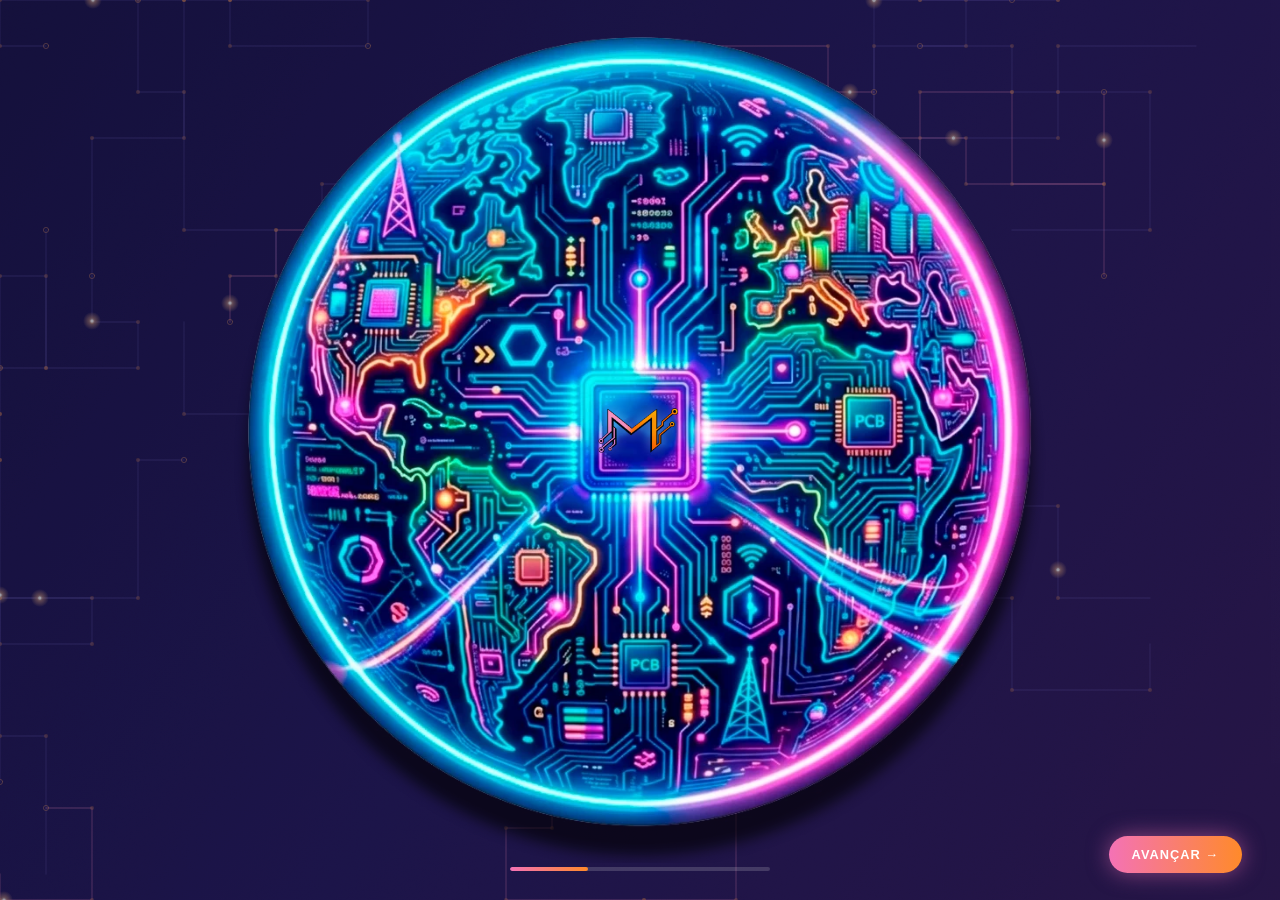
<file: index.html>
<!DOCTYPE html>
<html lang="pt-BR">
<head>
<meta charset="UTF-8" />
<meta name="viewport" content="width=device-width, initial-scale=1.0" />
<title>Magmax Systems — Estúdio de software</title>
<meta name="description" content="A Magmax Systems desenha, desenvolve e opera produtos digitais próprios. Conheça o Keyu e a Captacione." />
<meta name="theme-color" content="#1a1745" />
<meta http-equiv="Content-Security-Policy" content="default-src 'self'; script-src 'self'; style-src 'self' 'unsafe-inline' https://fonts.googleapis.com; font-src https://fonts.gstatic.com; img-src 'self' https://picsum.photos https://fastly.picsum.photos data:; connect-src 'self'; base-uri 'self'; object-src 'none'" />
<meta name="referrer" content="strict-origin-when-cross-origin" />
<link rel="canonical" href="https://magmaxsystems.com.br/" />

<meta property="og:type" content="website" />
<meta property="og:site_name" content="Magmax Systems" />
<meta property="og:locale" content="pt_BR" />
<meta property="og:url" content="https://magmaxsystems.com.br/" />
<meta property="og:title" content="Magmax Systems — Estúdio de software" />
<meta property="og:description" content="A Magmax Systems desenha, desenvolve e opera produtos digitais próprios. Conheça o Keyu e a Captacione." />
<meta property="og:image" content="https://magmaxsystems.com.br/assets/Logo/logo_completo.webp" />
<meta name="twitter:card" content="summary_large_image" />
<meta name="twitter:title" content="Magmax Systems — Estúdio de software" />
<meta name="twitter:description" content="A Magmax Systems desenha, desenvolve e opera produtos digitais próprios. Conheça o Keyu e a Captacione." />
<meta name="twitter:image" content="https://magmaxsystems.com.br/assets/Logo/logo_completo.webp" />

<link rel="icon" type="image/png" href="assets/Logo/icone.png" />

<script type="application/ld+json">
{
  "@context": "https://schema.org",
  "@type": "Organization",
  "name": "Magmax Systems",
  "alternateName": "Magmax",
  "url": "https://magmaxsystems.com.br/",
  "description": "A Magmax Systems desenha, desenvolve e opera produtos digitais próprios — incluindo o Keyu e a Captacione.",
  "logo": "https://magmaxsystems.com.br/assets/Logo/logo_completo.webp",
  "email": "atendimento@magmaxsystems.com.br"
}
</script>

<link rel="preconnect" href="https://fonts.googleapis.com" />
<link rel="preconnect" href="https://fonts.gstatic.com" crossorigin />
<link href="https://fonts.googleapis.com/css2?family=Inter:wght@300;400;500;600;700&family=Sora:wght@500;600;700;800;900&display=swap" rel="stylesheet" />

<link rel="stylesheet" href="css/style.css?v=4" />
</head>
<body>

<!-- fundo de circuito animado -->
<canvas id="circuitBg"></canvas>

<!-- grain overlay -->
<svg class="noise-defs" width="0" height="0">
  <filter id="grain"><feTurbulence type="fractalNoise" baseFrequency="0.85" numOctaves="2" stitchTiles="stitch"/></filter>
</svg>
<div class="grain" aria-hidden="true"></div>

<!-- preloader -->
<div class="preloader" id="preloader">
  <div class="preloader-planet">
    <img class="planet-img" src="assets/planeta.webp?v=2" alt="" width="927" height="943" />
    <img class="planet-logo" src="assets/Logo/icone.png" alt="Magmax Systems" width="256" height="256" />
  </div>
  <div class="preloader-bar"><span id="preloaderFill"></span></div>
  <button type="button" class="preloader-skip" id="preloaderSkip" data-cursor>Avançar &rarr;</button>
</div>

<!-- custom cursor -->
<div class="cursor-dot" id="cursorDot"></div>
<div class="cursor-ring" id="cursorRing"></div>

<main>

  <!-- ============ HERO — MURAL DISPERSO (página inteira) ============ -->
  <section class="scatter-hero" id="hero">

    <div class="scatter-field" id="scatterField">
      <a href="keyu.html" class="scatter-tile port real" data-cursor>
        <span class="tile-img"><img src="assets/keyu.webp" alt="Keyu" loading="lazy" /></span>
        <span class="tile-cap"><span class="tile-name">Keyu</span><span class="tile-desc">App gamificado</span></span>
      </a>
      <a class="scatter-tile land real soon">
        <span class="tile-img"><img src="assets/hero-bg.webp" alt="Captacione" loading="lazy" /><span class="card-wordmark">Captacione</span><span class="tile-soon">Em breve</span></span>
      </a>
      <a href="sobre.html" class="scatter-tile land" data-cursor>
        <span class="tile-img text-tile"><span class="tile-wordmark">Empresa</span></span>
        <span class="tile-cap"><span class="tile-name">Quem somos</span><span class="tile-desc">A empresa por trás</span></span>
      </a>
      <a href="contato.html" class="scatter-tile land" data-cursor>
        <span class="tile-img text-tile"><span class="tile-wordmark">Contato</span></span>
        <span class="tile-cap"><span class="tile-name">Contato</span><span class="tile-desc">Vamos conversar</span></span>
      </a>
      <a href="produtos.html" class="scatter-tile land" data-cursor>
        <span class="tile-img text-tile"><span class="tile-wordmark">Produtos</span></span>
        <span class="tile-cap"><span class="tile-name">Produtos</span><span class="tile-desc">Keyu &amp; Captacione</span></span>
      </a>
      <a href="servicos.html" class="scatter-tile land" data-cursor>
        <span class="tile-img text-tile"><span class="tile-wordmark">Serviços</span></span>
        <span class="tile-cap"><span class="tile-name">Serviços</span><span class="tile-desc">O que fazemos</span></span>
      </a>
    </div>

    <div class="scatter-center">
      <div class="scatter-title">
        <span class="st-main">MAGMAX <span class="st-sys">SYSTEMS</span></span>
        <span class="st-sub">ESTÚDIO DE SOFTWARE</span>
      </div>
    </div>

    <div class="scatter-corner">Magmax Systems&reg; — estúdio de software</div>
  </section>

</main>

<script src="js/circuit.js?v=4"></script>
<script src="js/main.js?v=4"></script>
</body>
</html>
</file>
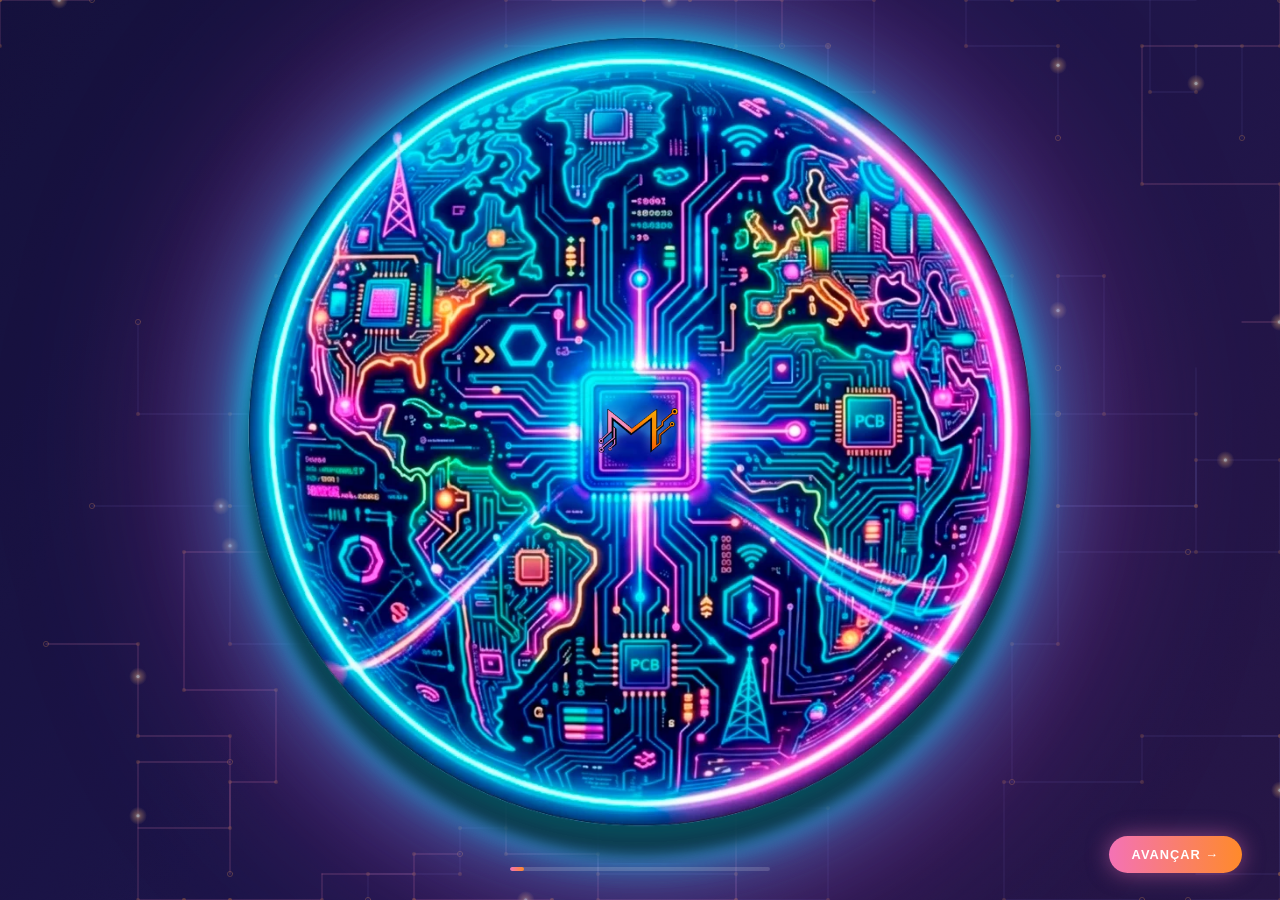
<file: captacione.html>
<!DOCTYPE html>
<html lang="pt-BR">
<head>
<meta charset="UTF-8" />
<meta name="viewport" content="width=device-width, initial-scale=1.0" />
<meta http-equiv="refresh" content="0; url=/" />
<meta name="robots" content="noindex, nofollow" />
<title>Captacione — Magmax Systems</title>
<meta name="description" content="Captacione: descubra quanto dinheiro público sua empresa pode acessar a partir do CNPJ. Criada e operada pela Magmax Systems." />
<meta name="theme-color" content="#1a1745" />
<meta http-equiv="Content-Security-Policy" content="default-src 'self'; script-src 'self'; style-src 'self' 'unsafe-inline' https://fonts.googleapis.com; font-src https://fonts.gstatic.com; img-src 'self' https://picsum.photos https://fastly.picsum.photos data:; connect-src 'self'; base-uri 'self'; object-src 'none'" />
<meta name="referrer" content="strict-origin-when-cross-origin" />
<link rel="canonical" href="https://magmaxsystems.com.br/captacione.html" />

<meta property="og:type" content="website" />
<meta property="og:site_name" content="Magmax Systems" />
<meta property="og:locale" content="pt_BR" />
<meta property="og:url" content="https://magmaxsystems.com.br/captacione.html" />
<meta property="og:title" content="Captacione — Magmax Systems" />
<meta property="og:description" content="Captacione: descubra quanto dinheiro público sua empresa pode acessar a partir do CNPJ. Criada e operada pela Magmax Systems." />
<meta property="og:image" content="https://magmaxsystems.com.br/assets/hero-bg.webp" />
<meta name="twitter:card" content="summary_large_image" />

<link rel="icon" type="image/png" href="assets/Logo/icone.png" />

<link rel="preconnect" href="https://fonts.googleapis.com" />
<link rel="preconnect" href="https://fonts.gstatic.com" crossorigin />
<link href="https://fonts.googleapis.com/css2?family=Inter:wght@300;400;500;600;700&family=Sora:wght@500;600;700;800;900&display=swap" rel="stylesheet" />

<link rel="stylesheet" href="css/style.css" />
</head>
<body>

<canvas id="circuitBg"></canvas>

<svg class="noise-defs" width="0" height="0">
  <filter id="grain"><feTurbulence type="fractalNoise" baseFrequency="0.85" numOctaves="2" stitchTiles="stitch"/></filter>
</svg>
<div class="grain" aria-hidden="true"></div>

<div class="cursor-dot" id="cursorDot"></div>
<div class="cursor-ring" id="cursorRing"></div>

<nav id="nav" class="nav-solid">
  <a href="/" class="nav-logo" data-cursor>
    <img src="assets/Logo/icone.png" alt="Magmax Systems" width="26" height="26" />
    <span>MAGMAX<em>SYSTEMS</em></span>
  </a>
  <div class="nav-links">
    <a href="sobre.html" data-cursor>Sobre</a>
    <a href="produtos.html" data-cursor>Produtos</a>
    <a href="servicos.html" data-cursor>Serviços</a>
    <a href="contato.html" data-cursor>Contato</a>
  </div>
  <a href="contato.html" class="nav-cta" data-cursor>Fale com a gente</a>
  <button class="nav-burger" id="navBurger" aria-label="Abrir menu">
    <span></span><span></span>
  </button>
</nav>

<div class="mobile-menu" id="mobileMenu">
  <a href="sobre.html" data-cursor>Sobre</a>
  <a href="produtos.html" data-cursor>Produtos</a>
  <a href="servicos.html" data-cursor>Serviços</a>
  <a href="contato.html" data-cursor>Contato</a>
</div>

<main>
  <section class="section products" style="padding-top:clamp(7rem,13vw,10rem)">
    <div class="section-inner" style="margin-bottom:1rem">
      <div class="sec-tag reveal"><a href="produtos.html" style="color:inherit" data-cursor>Produtos</a></div>
    </div>

    <article class="product-block alt" style="border-top:none;padding-top:0" id="captacione">
      <div class="section-inner product-grid">
        <div class="product-visual reveal">
          <div class="pv-glow capt-glow"></div>
          <div class="pv-card capt-card">
            <img src="assets/hero-bg.webp" alt="Captacione" />
            <div class="pv-overlay capt-overlay"></div>
            <span class="card-wordmark">Captacione</span>
            <div class="pv-ui capt-ui">
              <div class="pv-ui-top"><span>CNPJ · 00.000.000/0001-91</span></div>
              <div class="capt-result"><strong>4</strong> de 8 programas elegíveis<i></i></div>
              <div class="capt-bars"><b style="height:40%"></b><b style="height:70%"></b><b style="height:55%"></b><b style="height:90%"></b><b style="height:35%"></b></div>
            </div>
          </div>
        </div>
        <div class="product-copy reveal" style="transition-delay:.1s">
          <div class="product-tag capt-tag">Fintech · GovTech</div>
          <h3 class="product-title">Captacione</h3>
          <p class="product-desc">
            Você digita o CNPJ, a Captacione cruza o perfil da sua empresa com programas reais de crédito,
            subvenção e incentivo fiscal — BNDES, Finep, FAPESP, Sebrae e outros — e mostra exatamente por que
            sua empresa se qualifica (ou não) para cada um.
          </p>
          <ul class="product-features">
            <li><svg viewBox="0 0 24 24"><polyline points="20 6 9 17 4 12"/></svg>Diagnóstico gratuito a partir do CNPJ</li>
            <li><svg viewBox="0 0 24 24"><polyline points="20 6 9 17 4 12"/></svg>Motor de elegibilidade com critérios reais</li>
            <li><svg viewBox="0 0 24 24"><polyline points="20 6 9 17 4 12"/></svg>Alertas por e-mail quando um programa muda</li>
            <li><svg viewBox="0 0 24 24"><polyline points="20 6 9 17 4 12"/></svg>Plataforma independente, sem comissão de êxito</li>
          </ul>
          <div class="product-meta">
            <span>Diagnóstico em &lt; 1 min</span><i></i><span>Sem comissão de êxito</span><i></i><span>Crédito · Subvenção · Incentivo</span>
          </div>
          <a href="https://captacao-hazel.vercel.app" target="_blank" rel="noopener" class="btn btn-primary capt-btn" data-cursor>
            Visitar Captacione<svg viewBox="0 0 24 24"><path d="M5 12h14M13 6l6 6-6 6"/></svg>
          </a>
          <p style="font-size:.75rem;color:var(--ink-faint);margin-top:.8rem">Link temporário de desenvolvimento — endereço final em breve.</p>
        </div>
      </div>
    </article>
  </section>
</main>

<footer>
  <div class="footer-inner">
    <div class="footer-top">
      <a href="/" class="footer-logo" data-cursor>
        <img src="assets/Logo/icone.png" alt="Magmax Systems" width="30" height="30" />
        <span>MAGMAX<em>SYSTEMS</em></span>
      </a>
      <div class="footer-cols">
        <div class="footer-col">
          <h4>Empresa</h4>
          <a href="sobre.html" data-cursor>Sobre</a>
          <a href="servicos.html" data-cursor>Serviços</a>
          <a href="contato.html" data-cursor>Contato</a>
        </div>
        <div class="footer-col">
          <h4>Produtos</h4>
          <a href="keyu.html" data-cursor>Keyu</a>
          <a href="captacione.html" data-cursor>Captacione</a>
        </div>
      </div>
    </div>
    <div class="footer-bottom">
      <span>© 2026 Magmax Systems. Todos os direitos reservados.</span>
      <span>Feito com engenharia própria — como tudo aqui.</span>
    </div>
  </div>
</footer>

<script src="js/circuit.js"></script>
<script src="js/main.js"></script>
</body>
</html>
</file>
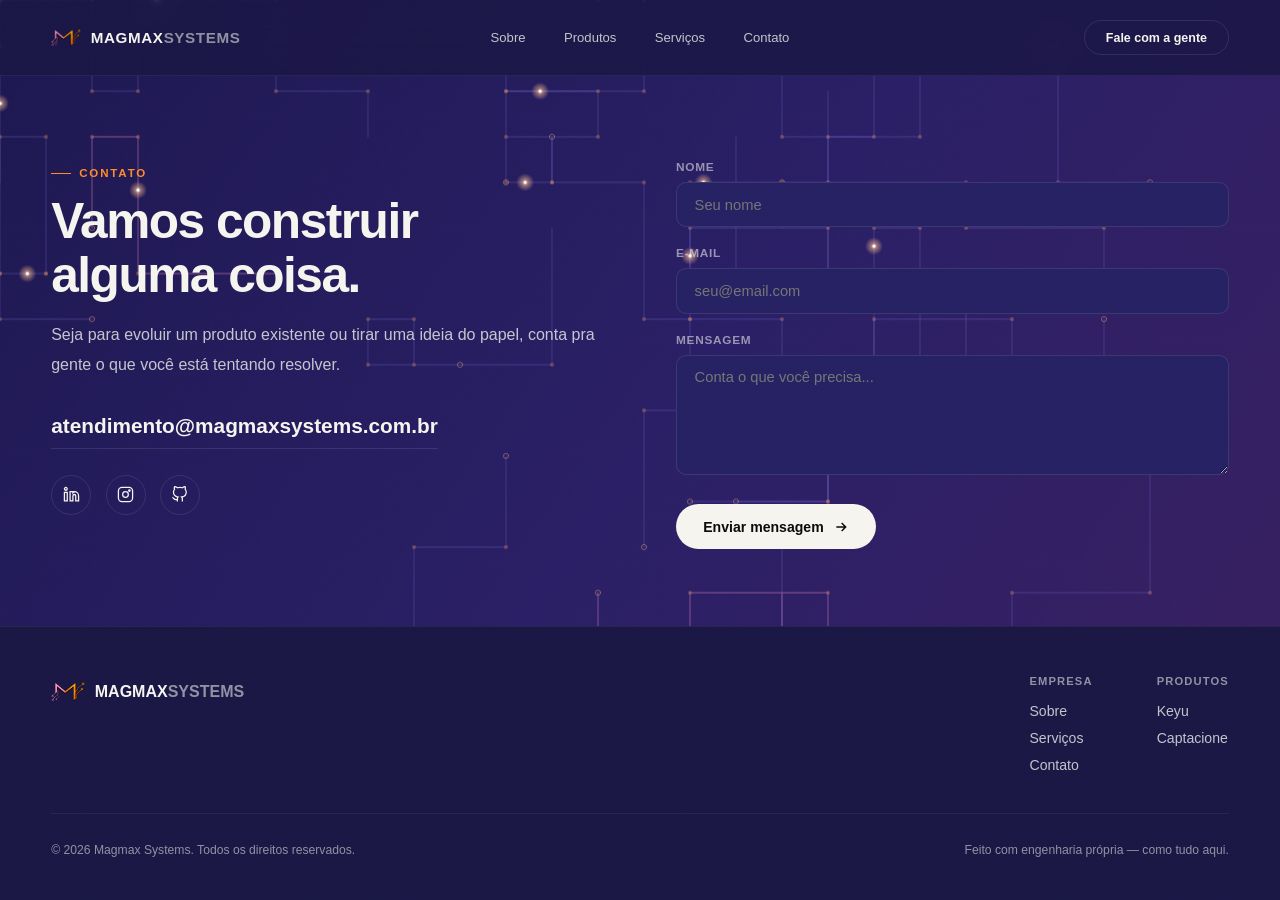
<file: contato.html>
<!DOCTYPE html>
<html lang="pt-BR">
<head>
<meta charset="UTF-8" />
<meta name="viewport" content="width=device-width, initial-scale=1.0" />
<title>Contato — Magmax Systems</title>
<meta name="description" content="Fale com a Magmax Systems para evoluir um produto existente ou tirar uma ideia do papel." />
<meta name="theme-color" content="#1a1745" />
<meta http-equiv="Content-Security-Policy" content="default-src 'self'; script-src 'self'; style-src 'self' 'unsafe-inline' https://fonts.googleapis.com; font-src https://fonts.gstatic.com; img-src 'self' https://picsum.photos https://fastly.picsum.photos data:; connect-src 'self'; base-uri 'self'; object-src 'none'" />
<meta name="referrer" content="strict-origin-when-cross-origin" />
<link rel="canonical" href="https://magmaxsystems.com.br/contato.html" />

<meta property="og:type" content="website" />
<meta property="og:site_name" content="Magmax Systems" />
<meta property="og:locale" content="pt_BR" />
<meta property="og:url" content="https://magmaxsystems.com.br/contato.html" />
<meta property="og:title" content="Contato — Magmax Systems" />
<meta property="og:description" content="Fale com a Magmax Systems para evoluir um produto existente ou tirar uma ideia do papel." />
<meta property="og:image" content="https://magmaxsystems.com.br/assets/Logo/logo_completo.webp" />
<meta name="twitter:card" content="summary_large_image" />

<link rel="icon" type="image/png" href="assets/Logo/icone.png" />

<link rel="preconnect" href="https://fonts.googleapis.com" />
<link rel="preconnect" href="https://fonts.gstatic.com" crossorigin />
<link href="https://fonts.googleapis.com/css2?family=Inter:wght@300;400;500;600;700&family=Sora:wght@500;600;700;800;900&display=swap" rel="stylesheet" />

<link rel="stylesheet" href="css/style.css" />
</head>
<body>

<canvas id="circuitBg"></canvas>

<svg class="noise-defs" width="0" height="0">
  <filter id="grain"><feTurbulence type="fractalNoise" baseFrequency="0.85" numOctaves="2" stitchTiles="stitch"/></filter>
</svg>
<div class="grain" aria-hidden="true"></div>

<div class="cursor-dot" id="cursorDot"></div>
<div class="cursor-ring" id="cursorRing"></div>

<nav id="nav" class="nav-solid">
  <a href="/" class="nav-logo" data-cursor>
    <img src="assets/Logo/icone.png" alt="Magmax Systems" width="26" height="26" />
    <span>MAGMAX<em>SYSTEMS</em></span>
  </a>
  <div class="nav-links">
    <a href="sobre.html" data-cursor>Sobre</a>
    <a href="produtos.html" data-cursor>Produtos</a>
    <a href="servicos.html" data-cursor>Serviços</a>
    <a href="contato.html" data-cursor>Contato</a>
  </div>
  <a href="contato.html" class="nav-cta" data-cursor>Fale com a gente</a>
  <button class="nav-burger" id="navBurger" aria-label="Abrir menu">
    <span></span><span></span>
  </button>
</nav>

<div class="mobile-menu" id="mobileMenu">
  <a href="sobre.html" data-cursor>Sobre</a>
  <a href="produtos.html" data-cursor>Produtos</a>
  <a href="servicos.html" data-cursor>Serviços</a>
  <a href="contato.html" data-cursor>Contato</a>
</div>

<main>
  <section class="section contact" style="padding-top:clamp(7rem,13vw,10rem)">
    <div class="section-inner contact-grid">
      <div class="contact-copy">
        <div class="sec-tag reveal">Contato</div>
        <h2 class="sec-title reveal" style="transition-delay:.05s">Vamos construir<br>alguma coisa.</h2>
        <p class="sec-text reveal" style="transition-delay:.1s">
          Seja para evoluir um produto existente ou tirar uma ideia do papel, conta pra gente o que você
          está tentando resolver.
        </p>
        <div class="contact-info reveal" style="transition-delay:.15s">
          <a href="mailto:atendimento@magmaxsystems.com.br" data-cursor>atendimento@magmaxsystems.com.br</a>
          <div class="contact-social">
            <a href="#" aria-label="LinkedIn" data-cursor><svg viewBox="0 0 24 24"><path d="M16 8a6 6 0 016 6v7h-4v-7a2 2 0 00-2-2 2 2 0 00-2 2v7h-4V8h4v1.5A5.98 5.98 0 0116 8z"/><rect x="2" y="9" width="4" height="12"/><circle cx="4" cy="4" r="2"/></svg></a>
            <a href="#" aria-label="Instagram" data-cursor><svg viewBox="0 0 24 24"><rect x="2" y="2" width="20" height="20" rx="5"/><circle cx="12" cy="12" r="4"/><circle cx="17.5" cy="6.5" r="1"/></svg></a>
            <a href="#" aria-label="GitHub" data-cursor><svg viewBox="0 0 24 24"><path d="M9 19c-5 1.5-5-2.5-7-3m14 6v-3.87a3.37 3.37 0 00-.94-2.61c3.14-.35 6.44-1.54 6.44-7A5.44 5.44 0 0020 4.77 5.07 5.07 0 0019.91 1S18.73.65 16 2.48a13.38 13.38 0 00-7 0C6.27.65 5.09 1 5.09 1A5.07 5.07 0 005 4.77a5.44 5.44 0 00-1.5 3.78c0 5.42 3.3 6.61 6.44 7A3.37 3.37 0 009 18.13V22"/></svg></a>
          </div>
        </div>
      </div>

      <form class="contact-form reveal" style="transition-delay:.1s" id="contactForm">
        <div class="cf-row">
          <label>Nome</label>
          <input type="text" id="cfNome" placeholder="Seu nome" required />
        </div>
        <div class="cf-row">
          <label>E-mail</label>
          <input type="email" id="cfEmail" placeholder="seu@email.com" required />
        </div>
        <div class="cf-row">
          <label>Mensagem</label>
          <textarea id="cfMsg" placeholder="Conta o que você precisa..." required></textarea>
        </div>
        <button type="submit" class="btn btn-primary" data-cursor>Enviar mensagem<svg viewBox="0 0 24 24"><path d="M5 12h14M13 6l6 6-6 6"/></svg></button>
      </form>
    </div>
  </section>
</main>

<footer>
  <div class="footer-inner">
    <div class="footer-top">
      <a href="/" class="footer-logo" data-cursor>
        <img src="assets/Logo/icone.png" alt="Magmax Systems" width="30" height="30" />
        <span>MAGMAX<em>SYSTEMS</em></span>
      </a>
      <div class="footer-cols">
        <div class="footer-col">
          <h4>Empresa</h4>
          <a href="sobre.html" data-cursor>Sobre</a>
          <a href="servicos.html" data-cursor>Serviços</a>
          <a href="contato.html" data-cursor>Contato</a>
        </div>
        <div class="footer-col">
          <h4>Produtos</h4>
          <a href="keyu.html" data-cursor>Keyu</a>
          <a href="captacione.html" data-cursor>Captacione</a>
        </div>
      </div>
    </div>
    <div class="footer-bottom">
      <span>© 2026 Magmax Systems. Todos os direitos reservados.</span>
      <span>Feito com engenharia própria — como tudo aqui.</span>
    </div>
  </div>
</footer>

<script src="js/circuit.js"></script>
<script src="js/main.js"></script>
</body>
</html>
</file>
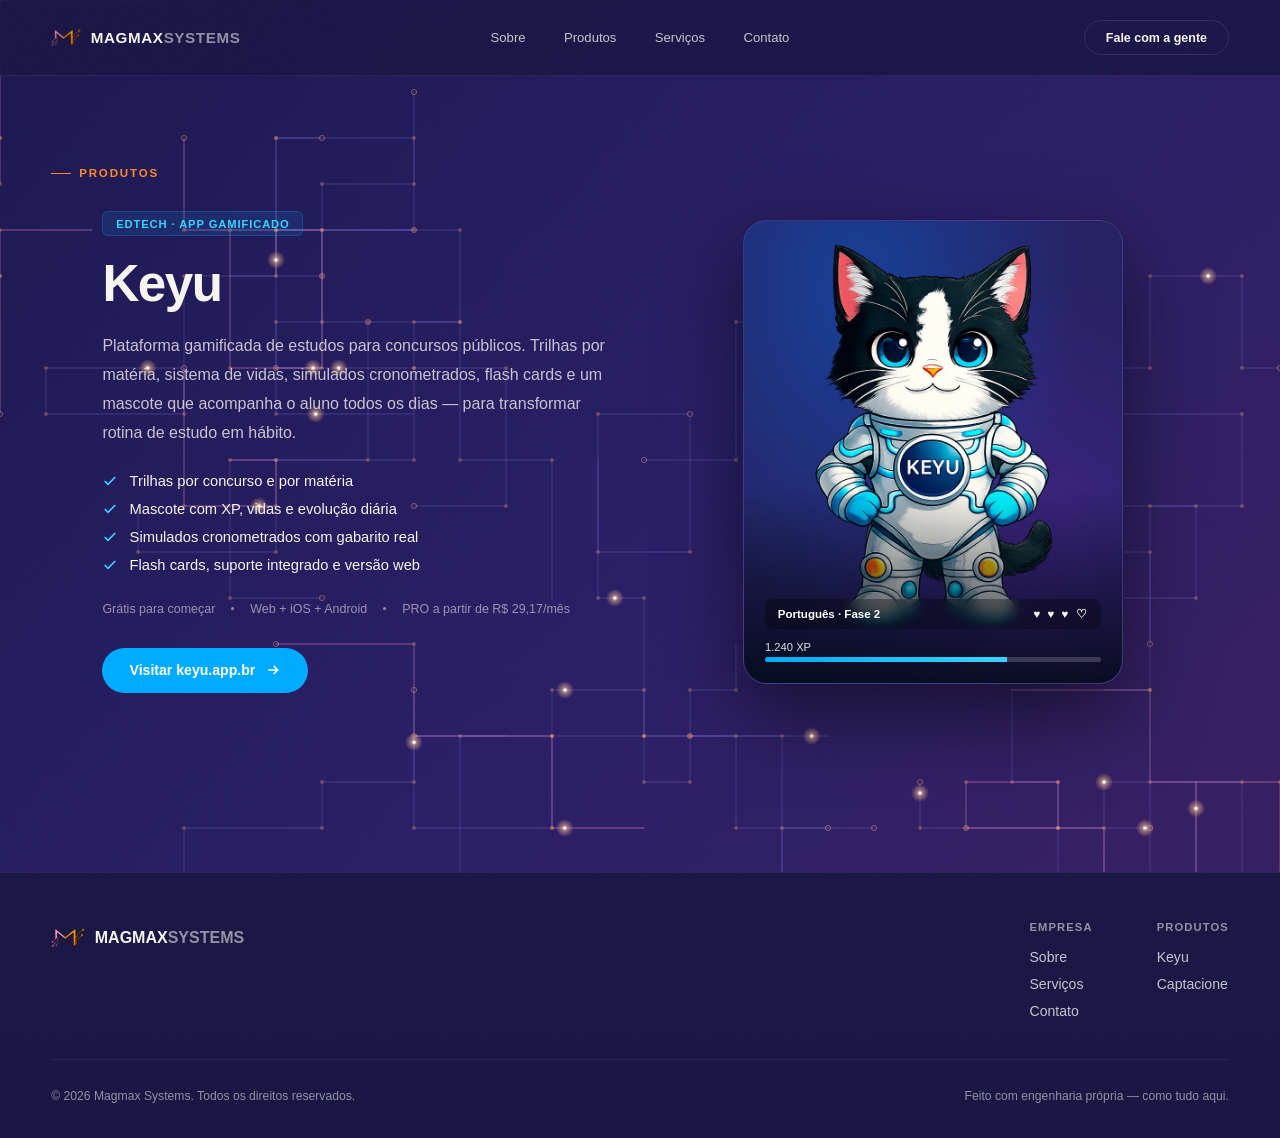
<file: keyu.html>
<!DOCTYPE html>
<html lang="pt-BR">
<head>
<meta charset="UTF-8" />
<meta name="viewport" content="width=device-width, initial-scale=1.0" />
<title>Keyu — Magmax Systems</title>
<meta name="description" content="Keyu: plataforma gamificada de estudos para concursos públicos, criada e operada pela Magmax Systems." />
<meta name="theme-color" content="#1a1745" />
<meta http-equiv="Content-Security-Policy" content="default-src 'self'; script-src 'self'; style-src 'self' 'unsafe-inline' https://fonts.googleapis.com; font-src https://fonts.gstatic.com; img-src 'self' https://picsum.photos https://fastly.picsum.photos data:; connect-src 'self'; base-uri 'self'; object-src 'none'" />
<meta name="referrer" content="strict-origin-when-cross-origin" />
<link rel="canonical" href="https://magmaxsystems.com.br/keyu.html" />

<meta property="og:type" content="website" />
<meta property="og:site_name" content="Magmax Systems" />
<meta property="og:locale" content="pt_BR" />
<meta property="og:url" content="https://magmaxsystems.com.br/keyu.html" />
<meta property="og:title" content="Keyu — Magmax Systems" />
<meta property="og:description" content="Keyu: plataforma gamificada de estudos para concursos públicos, criada e operada pela Magmax Systems." />
<meta property="og:image" content="https://magmaxsystems.com.br/assets/keyu.webp" />
<meta name="twitter:card" content="summary_large_image" />

<link rel="icon" type="image/png" href="assets/Logo/icone.png" />

<link rel="preconnect" href="https://fonts.googleapis.com" />
<link rel="preconnect" href="https://fonts.gstatic.com" crossorigin />
<link href="https://fonts.googleapis.com/css2?family=Inter:wght@300;400;500;600;700&family=Sora:wght@500;600;700;800;900&display=swap" rel="stylesheet" />

<link rel="stylesheet" href="css/style.css" />
</head>
<body>

<canvas id="circuitBg"></canvas>

<svg class="noise-defs" width="0" height="0">
  <filter id="grain"><feTurbulence type="fractalNoise" baseFrequency="0.85" numOctaves="2" stitchTiles="stitch"/></filter>
</svg>
<div class="grain" aria-hidden="true"></div>

<div class="cursor-dot" id="cursorDot"></div>
<div class="cursor-ring" id="cursorRing"></div>

<nav id="nav" class="nav-solid">
  <a href="/" class="nav-logo" data-cursor>
    <img src="assets/Logo/icone.png" alt="Magmax Systems" width="26" height="26" />
    <span>MAGMAX<em>SYSTEMS</em></span>
  </a>
  <div class="nav-links">
    <a href="sobre.html" data-cursor>Sobre</a>
    <a href="produtos.html" data-cursor>Produtos</a>
    <a href="servicos.html" data-cursor>Serviços</a>
    <a href="contato.html" data-cursor>Contato</a>
  </div>
  <a href="contato.html" class="nav-cta" data-cursor>Fale com a gente</a>
  <button class="nav-burger" id="navBurger" aria-label="Abrir menu">
    <span></span><span></span>
  </button>
</nav>

<div class="mobile-menu" id="mobileMenu">
  <a href="sobre.html" data-cursor>Sobre</a>
  <a href="produtos.html" data-cursor>Produtos</a>
  <a href="servicos.html" data-cursor>Serviços</a>
  <a href="contato.html" data-cursor>Contato</a>
</div>

<main>
  <section class="section products" style="padding-top:clamp(7rem,13vw,10rem)">
    <div class="section-inner" style="margin-bottom:1rem">
      <div class="sec-tag reveal"><a href="produtos.html" style="color:inherit" data-cursor>Produtos</a></div>
    </div>

    <article class="product-block" style="border-top:none;padding-top:0" id="keyu">
      <div class="section-inner product-grid">
        <div class="product-copy reveal">
          <div class="product-tag keyu-tag">EdTech · App gamificado</div>
          <h3 class="product-title">Keyu</h3>
          <p class="product-desc">
            Plataforma gamificada de estudos para concursos públicos. Trilhas por matéria, sistema de vidas,
            simulados cronometrados, flash cards e um mascote que acompanha o aluno todos os dias — para
            transformar rotina de estudo em hábito.
          </p>
          <ul class="product-features">
            <li><svg viewBox="0 0 24 24"><polyline points="20 6 9 17 4 12"/></svg>Trilhas por concurso e por matéria</li>
            <li><svg viewBox="0 0 24 24"><polyline points="20 6 9 17 4 12"/></svg>Mascote com XP, vidas e evolução diária</li>
            <li><svg viewBox="0 0 24 24"><polyline points="20 6 9 17 4 12"/></svg>Simulados cronometrados com gabarito real</li>
            <li><svg viewBox="0 0 24 24"><polyline points="20 6 9 17 4 12"/></svg>Flash cards, suporte integrado e versão web</li>
          </ul>
          <div class="product-meta">
            <span>Grátis para começar</span><i></i><span>Web + iOS + Android</span><i></i><span>PRO a partir de R$ 29,17/mês</span>
          </div>
          <a href="https://www.keyu.app.br" target="_blank" rel="noopener" class="btn btn-primary keyu-btn" data-cursor>
            Visitar keyu.app.br<svg viewBox="0 0 24 24"><path d="M5 12h14M13 6l6 6-6 6"/></svg>
          </a>
        </div>
        <div class="product-visual reveal" style="transition-delay:.1s">
          <div class="pv-glow keyu-glow"></div>
          <div class="pv-card keyu-card">
            <img src="assets/keyu.webp" alt="Keyu" />
            <div class="pv-overlay keyu-overlay"></div>
            <div class="pv-ui">
              <div class="pv-ui-top"><span>Português · Fase 2</span><span class="pv-hearts">♥ ♥ ♥ ♡</span></div>
              <div class="pv-ui-xp"><div class="pv-ui-xp-label"><span>1.240 XP</span></div><div class="pv-ui-xp-track"><i style="width:72%"></i></div></div>
            </div>
          </div>
        </div>
      </div>
    </article>
  </section>
</main>

<footer>
  <div class="footer-inner">
    <div class="footer-top">
      <a href="/" class="footer-logo" data-cursor>
        <img src="assets/Logo/icone.png" alt="Magmax Systems" width="30" height="30" />
        <span>MAGMAX<em>SYSTEMS</em></span>
      </a>
      <div class="footer-cols">
        <div class="footer-col">
          <h4>Empresa</h4>
          <a href="sobre.html" data-cursor>Sobre</a>
          <a href="servicos.html" data-cursor>Serviços</a>
          <a href="contato.html" data-cursor>Contato</a>
        </div>
        <div class="footer-col">
          <h4>Produtos</h4>
          <a href="keyu.html" data-cursor>Keyu</a>
          <a href="captacione.html" data-cursor>Captacione</a>
        </div>
      </div>
    </div>
    <div class="footer-bottom">
      <span>© 2026 Magmax Systems. Todos os direitos reservados.</span>
      <span>Feito com engenharia própria — como tudo aqui.</span>
    </div>
  </div>
</footer>

<script src="js/circuit.js"></script>
<script src="js/main.js"></script>
</body>
</html>
</file>
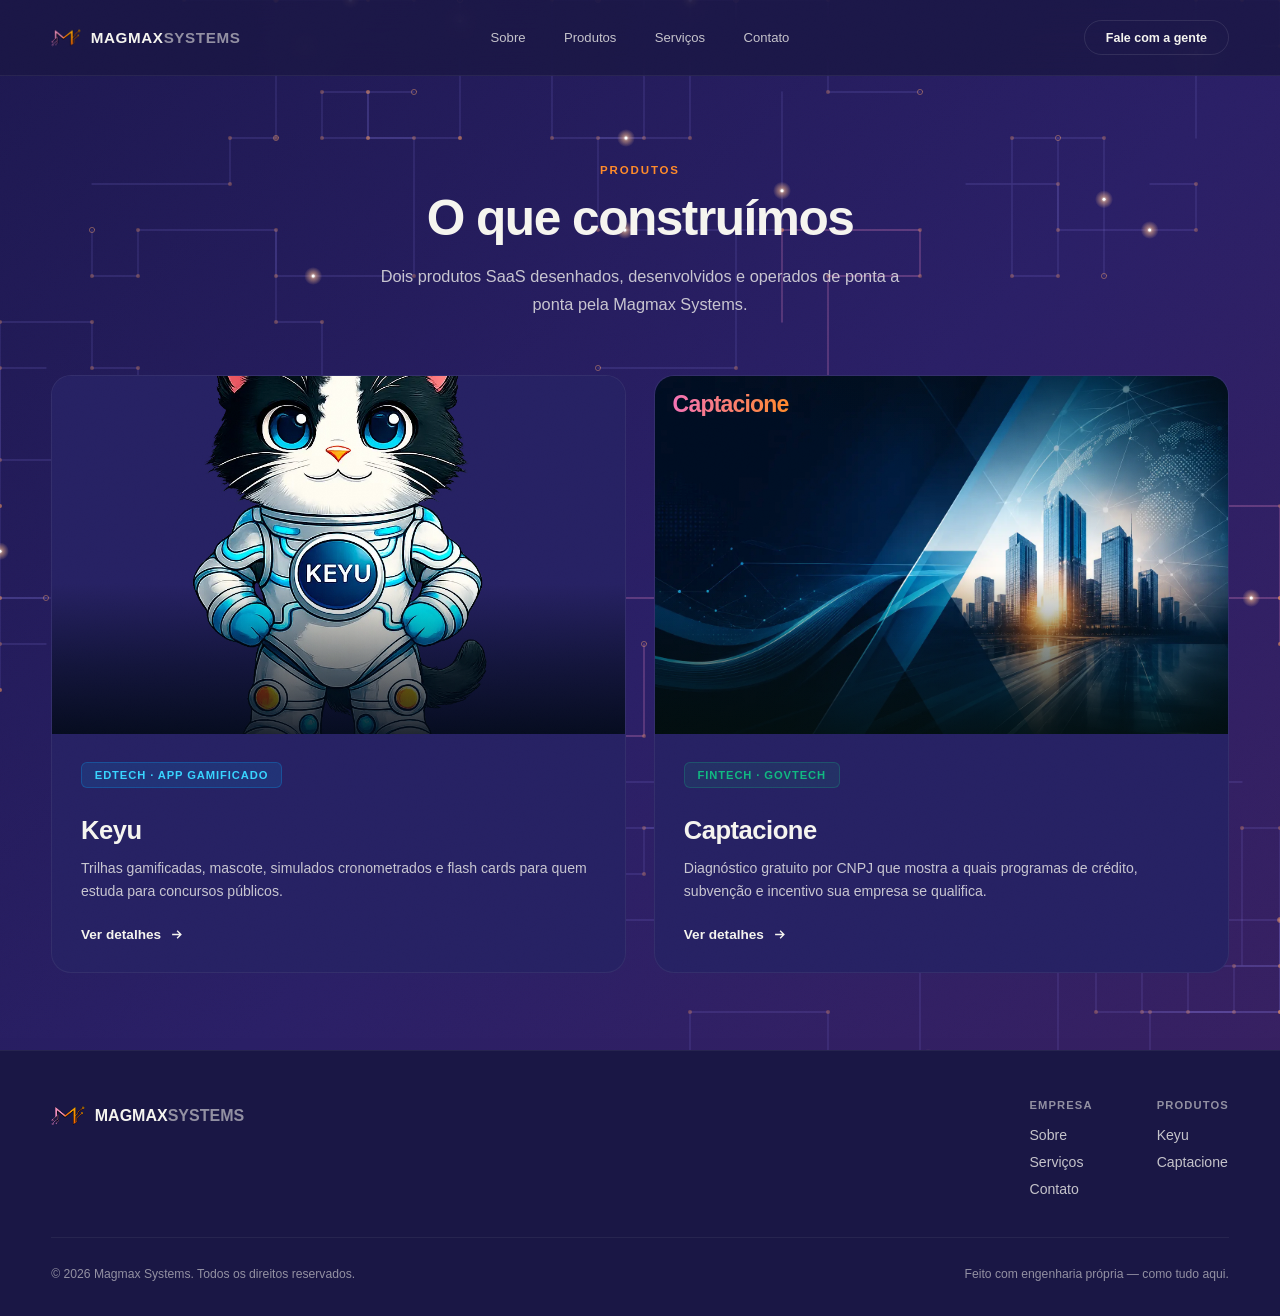
<file: produtos.html>
<!DOCTYPE html>
<html lang="pt-BR">
<head>
<meta charset="UTF-8" />
<meta name="viewport" content="width=device-width, initial-scale=1.0" />
<title>Produtos — Magmax Systems</title>
<meta name="description" content="Conheça o Keyu e a Captacione, os dois produtos SaaS desenhados, desenvolvidos e operados pela Magmax Systems." />
<meta name="theme-color" content="#1a1745" />
<meta http-equiv="Content-Security-Policy" content="default-src 'self'; script-src 'self'; style-src 'self' 'unsafe-inline' https://fonts.googleapis.com; font-src https://fonts.gstatic.com; img-src 'self' https://picsum.photos https://fastly.picsum.photos data:; connect-src 'self'; base-uri 'self'; object-src 'none'" />
<meta name="referrer" content="strict-origin-when-cross-origin" />
<link rel="canonical" href="https://magmaxsystems.com.br/produtos.html" />

<meta property="og:type" content="website" />
<meta property="og:site_name" content="Magmax Systems" />
<meta property="og:locale" content="pt_BR" />
<meta property="og:url" content="https://magmaxsystems.com.br/produtos.html" />
<meta property="og:title" content="Produtos — Magmax Systems" />
<meta property="og:description" content="Conheça o Keyu e a Captacione, os dois produtos SaaS desenhados, desenvolvidos e operados pela Magmax Systems." />
<meta property="og:image" content="https://magmaxsystems.com.br/assets/Logo/logo_completo.webp" />
<meta name="twitter:card" content="summary_large_image" />

<link rel="icon" type="image/png" href="assets/Logo/icone.png" />

<link rel="preconnect" href="https://fonts.googleapis.com" />
<link rel="preconnect" href="https://fonts.gstatic.com" crossorigin />
<link href="https://fonts.googleapis.com/css2?family=Inter:wght@300;400;500;600;700&family=Sora:wght@500;600;700;800;900&display=swap" rel="stylesheet" />

<link rel="stylesheet" href="css/style.css" />
</head>
<body>

<canvas id="circuitBg"></canvas>

<svg class="noise-defs" width="0" height="0">
  <filter id="grain"><feTurbulence type="fractalNoise" baseFrequency="0.85" numOctaves="2" stitchTiles="stitch"/></filter>
</svg>
<div class="grain" aria-hidden="true"></div>

<div class="cursor-dot" id="cursorDot"></div>
<div class="cursor-ring" id="cursorRing"></div>

<nav id="nav" class="nav-solid">
  <a href="/" class="nav-logo" data-cursor>
    <img src="assets/Logo/icone.png" alt="Magmax Systems" width="26" height="26" />
    <span>MAGMAX<em>SYSTEMS</em></span>
  </a>
  <div class="nav-links">
    <a href="sobre.html" data-cursor>Sobre</a>
    <a href="produtos.html" data-cursor>Produtos</a>
    <a href="servicos.html" data-cursor>Serviços</a>
    <a href="contato.html" data-cursor>Contato</a>
  </div>
  <a href="contato.html" class="nav-cta" data-cursor>Fale com a gente</a>
  <button class="nav-burger" id="navBurger" aria-label="Abrir menu">
    <span></span><span></span>
  </button>
</nav>

<div class="mobile-menu" id="mobileMenu">
  <a href="sobre.html" data-cursor>Sobre</a>
  <a href="produtos.html" data-cursor>Produtos</a>
  <a href="servicos.html" data-cursor>Serviços</a>
  <a href="contato.html" data-cursor>Contato</a>
</div>

<main>
  <section class="section products" style="padding-top:clamp(7rem,13vw,10rem)">
    <div class="section-inner">
      <div class="products-head">
        <div class="sec-tag reveal">Produtos</div>
        <h2 class="sec-title reveal" style="transition-delay:.05s">O que construímos</h2>
        <p class="sec-sub reveal" style="transition-delay:.1s">Dois produtos SaaS desenhados, desenvolvidos e operados de ponta a ponta pela Magmax Systems.</p>
      </div>

      <div class="products-hub-grid">
        <a href="keyu.html" class="hub-card reveal" data-cursor>
          <div class="hub-card-visual">
            <img src="assets/keyu.webp" alt="Keyu" />
            <div class="pv-overlay keyu-overlay"></div>
          </div>
          <div class="hub-card-body">
            <div class="product-tag keyu-tag">EdTech · App gamificado</div>
            <h3>Keyu</h3>
            <p>Trilhas gamificadas, mascote, simulados cronometrados e flash cards para quem estuda para concursos públicos.</p>
            <span class="hub-card-cta">Ver detalhes<svg viewBox="0 0 24 24"><path d="M5 12h14M13 6l6 6-6 6"/></svg></span>
          </div>
        </a>

        <a href="captacione.html" class="hub-card reveal" style="transition-delay:.1s" data-cursor>
          <div class="hub-card-visual">
            <img src="assets/hero-bg.webp" alt="Captacione" />
            <div class="pv-overlay capt-overlay"></div>
            <span class="card-wordmark">Captacione</span>
          </div>
          <div class="hub-card-body">
            <div class="product-tag capt-tag">Fintech · GovTech</div>
            <h3>Captacione</h3>
            <p>Diagnóstico gratuito por CNPJ que mostra a quais programas de crédito, subvenção e incentivo sua empresa se qualifica.</p>
            <span class="hub-card-cta">Ver detalhes<svg viewBox="0 0 24 24"><path d="M5 12h14M13 6l6 6-6 6"/></svg></span>
          </div>
        </a>
      </div>
    </div>
  </section>
</main>

<footer>
  <div class="footer-inner">
    <div class="footer-top">
      <a href="/" class="footer-logo" data-cursor>
        <img src="assets/Logo/icone.png" alt="Magmax Systems" width="30" height="30" />
        <span>MAGMAX<em>SYSTEMS</em></span>
      </a>
      <div class="footer-cols">
        <div class="footer-col">
          <h4>Empresa</h4>
          <a href="sobre.html" data-cursor>Sobre</a>
          <a href="servicos.html" data-cursor>Serviços</a>
          <a href="contato.html" data-cursor>Contato</a>
        </div>
        <div class="footer-col">
          <h4>Produtos</h4>
          <a href="keyu.html" data-cursor>Keyu</a>
          <a href="captacione.html" data-cursor>Captacione</a>
        </div>
      </div>
    </div>
    <div class="footer-bottom">
      <span>© 2026 Magmax Systems. Todos os direitos reservados.</span>
      <span>Feito com engenharia própria — como tudo aqui.</span>
    </div>
  </div>
</footer>

<script src="js/circuit.js"></script>
<script src="js/main.js"></script>
</body>
</html>
</file>
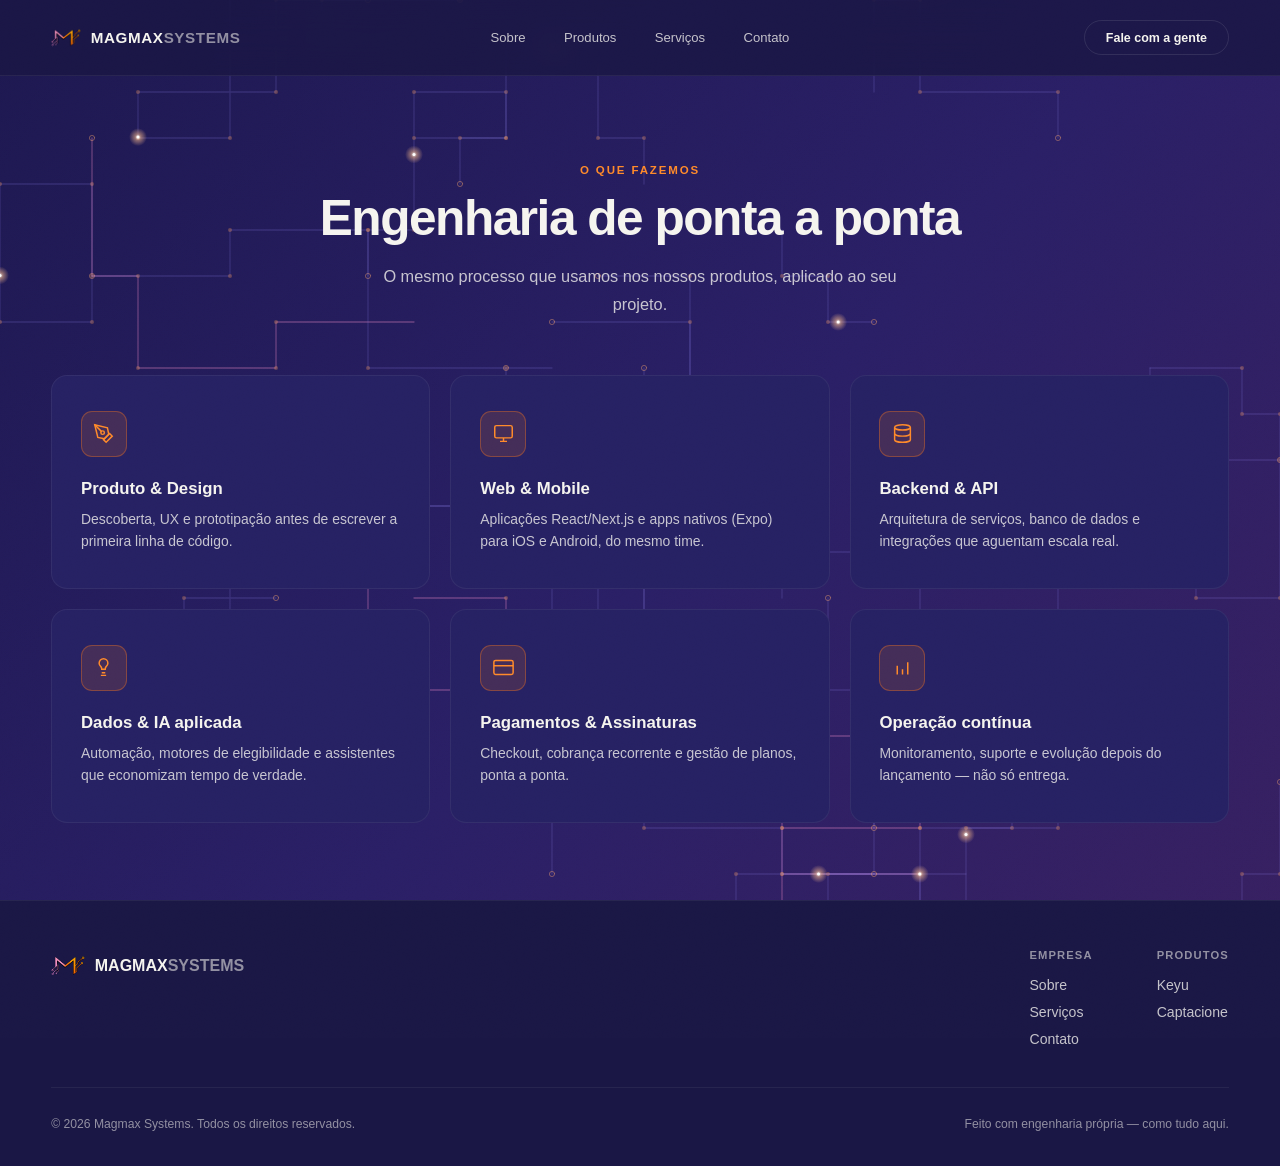
<file: servicos.html>
<!DOCTYPE html>
<html lang="pt-BR">
<head>
<meta charset="UTF-8" />
<meta name="viewport" content="width=device-width, initial-scale=1.0" />
<title>Serviços — Magmax Systems</title>
<meta name="description" content="Produto, design, web, mobile, backend, dados e operação contínua — a engenharia de ponta a ponta da Magmax Systems." />
<meta name="theme-color" content="#1a1745" />
<meta http-equiv="Content-Security-Policy" content="default-src 'self'; script-src 'self'; style-src 'self' 'unsafe-inline' https://fonts.googleapis.com; font-src https://fonts.gstatic.com; img-src 'self' https://picsum.photos https://fastly.picsum.photos data:; connect-src 'self'; base-uri 'self'; object-src 'none'" />
<meta name="referrer" content="strict-origin-when-cross-origin" />
<link rel="canonical" href="https://magmaxsystems.com.br/servicos.html" />

<meta property="og:type" content="website" />
<meta property="og:site_name" content="Magmax Systems" />
<meta property="og:locale" content="pt_BR" />
<meta property="og:url" content="https://magmaxsystems.com.br/servicos.html" />
<meta property="og:title" content="Serviços — Magmax Systems" />
<meta property="og:description" content="Produto, design, web, mobile, backend, dados e operação contínua — a engenharia de ponta a ponta da Magmax Systems." />
<meta property="og:image" content="https://magmaxsystems.com.br/assets/Logo/logo_completo.webp" />
<meta name="twitter:card" content="summary_large_image" />

<link rel="icon" type="image/png" href="assets/Logo/icone.png" />

<link rel="preconnect" href="https://fonts.googleapis.com" />
<link rel="preconnect" href="https://fonts.gstatic.com" crossorigin />
<link href="https://fonts.googleapis.com/css2?family=Inter:wght@300;400;500;600;700&family=Sora:wght@500;600;700;800;900&display=swap" rel="stylesheet" />

<link rel="stylesheet" href="css/style.css" />
</head>
<body>

<canvas id="circuitBg"></canvas>

<svg class="noise-defs" width="0" height="0">
  <filter id="grain"><feTurbulence type="fractalNoise" baseFrequency="0.85" numOctaves="2" stitchTiles="stitch"/></filter>
</svg>
<div class="grain" aria-hidden="true"></div>

<div class="cursor-dot" id="cursorDot"></div>
<div class="cursor-ring" id="cursorRing"></div>

<nav id="nav" class="nav-solid">
  <a href="/" class="nav-logo" data-cursor>
    <img src="assets/Logo/icone.png" alt="Magmax Systems" width="26" height="26" />
    <span>MAGMAX<em>SYSTEMS</em></span>
  </a>
  <div class="nav-links">
    <a href="sobre.html" data-cursor>Sobre</a>
    <a href="produtos.html" data-cursor>Produtos</a>
    <a href="servicos.html" data-cursor>Serviços</a>
    <a href="contato.html" data-cursor>Contato</a>
  </div>
  <a href="contato.html" class="nav-cta" data-cursor>Fale com a gente</a>
  <button class="nav-burger" id="navBurger" aria-label="Abrir menu">
    <span></span><span></span>
  </button>
</nav>

<div class="mobile-menu" id="mobileMenu">
  <a href="sobre.html" data-cursor>Sobre</a>
  <a href="produtos.html" data-cursor>Produtos</a>
  <a href="servicos.html" data-cursor>Serviços</a>
  <a href="contato.html" data-cursor>Contato</a>
</div>

<main>
  <section class="section services" style="padding-top:clamp(7rem,13vw,10rem)">
    <div class="section-inner">
      <div class="services-head">
        <div class="sec-tag reveal">O que fazemos</div>
        <h2 class="sec-title reveal" style="transition-delay:.05s">Engenharia de ponta a ponta</h2>
        <p class="sec-sub reveal" style="transition-delay:.1s">O mesmo processo que usamos nos nossos produtos, aplicado ao seu projeto.</p>
      </div>
      <div class="services-grid">

        <div class="scard reveal" style="transition-delay:.05s">
          <div class="scard-icon"><svg viewBox="0 0 24 24"><path d="M12 19l7-7 3 3-7 7-3-3z"/><path d="M18 13l-1.5-7.5L2 2l3.5 14.5L13 18l5-5z"/><path d="M2 2l7.586 7.586"/><circle cx="11" cy="11" r="2"/></svg></div>
          <h3>Produto &amp; Design</h3>
          <p>Descoberta, UX e prototipação antes de escrever a primeira linha de código.</p>
        </div>

        <div class="scard reveal" style="transition-delay:.1s">
          <div class="scard-icon"><svg viewBox="0 0 24 24"><rect x="2" y="3" width="20" height="14" rx="2"/><path d="M8 21h8M12 17v4"/></svg></div>
          <h3>Web &amp; Mobile</h3>
          <p>Aplicações React/Next.js e apps nativos (Expo) para iOS e Android, do mesmo time.</p>
        </div>

        <div class="scard reveal" style="transition-delay:.15s">
          <div class="scard-icon"><svg viewBox="0 0 24 24"><ellipse cx="12" cy="5" rx="9" ry="3"/><path d="M3 5v14c0 1.66 4 3 9 3s9-1.34 9-3V5"/><path d="M3 12c0 1.66 4 3 9 3s9-1.34 9-3"/></svg></div>
          <h3>Backend &amp; API</h3>
          <p>Arquitetura de serviços, banco de dados e integrações que aguentam escala real.</p>
        </div>

        <div class="scard reveal" style="transition-delay:.2s">
          <div class="scard-icon"><svg viewBox="0 0 24 24"><path d="M12 2a5 5 0 015 5c0 2-1 3-2 4-1 1-1 2-1 3H10c0-1 0-2-1-3-1-1-2-2-2-4a5 5 0 015-5z"/><path d="M9 21h6M10 18h4"/></svg></div>
          <h3>Dados &amp; IA aplicada</h3>
          <p>Automação, motores de elegibilidade e assistentes que economizam tempo de verdade.</p>
        </div>

        <div class="scard reveal" style="transition-delay:.25s">
          <div class="scard-icon"><svg viewBox="0 0 24 24"><rect x="1" y="4" width="22" height="16" rx="2"/><line x1="1" y1="10" x2="23" y2="10"/></svg></div>
          <h3>Pagamentos &amp; Assinaturas</h3>
          <p>Checkout, cobrança recorrente e gestão de planos, ponta a ponta.</p>
        </div>

        <div class="scard reveal" style="transition-delay:.3s">
          <div class="scard-icon"><svg viewBox="0 0 24 24"><path d="M12 20v-6M6 20v-10M18 20v-14"/></svg></div>
          <h3>Operação contínua</h3>
          <p>Monitoramento, suporte e evolução depois do lançamento — não só entrega.</p>
        </div>

      </div>
    </div>
  </section>
</main>

<footer>
  <div class="footer-inner">
    <div class="footer-top">
      <a href="/" class="footer-logo" data-cursor>
        <img src="assets/Logo/icone.png" alt="Magmax Systems" width="30" height="30" />
        <span>MAGMAX<em>SYSTEMS</em></span>
      </a>
      <div class="footer-cols">
        <div class="footer-col">
          <h4>Empresa</h4>
          <a href="sobre.html" data-cursor>Sobre</a>
          <a href="servicos.html" data-cursor>Serviços</a>
          <a href="contato.html" data-cursor>Contato</a>
        </div>
        <div class="footer-col">
          <h4>Produtos</h4>
          <a href="keyu.html" data-cursor>Keyu</a>
          <a href="captacione.html" data-cursor>Captacione</a>
        </div>
      </div>
    </div>
    <div class="footer-bottom">
      <span>© 2026 Magmax Systems. Todos os direitos reservados.</span>
      <span>Feito com engenharia própria — como tudo aqui.</span>
    </div>
  </div>
</footer>

<script src="js/circuit.js"></script>
<script src="js/main.js"></script>
</body>
</html>
</file>
<file: css/style.css>
/* ============================================================
   MAGMAX SYSTEMS — design system
   ============================================================ */
*,*::before,*::after{box-sizing:border-box;margin:0;padding:0}

:root{
  --bg:        #1a1745;
  --bg-soft:   #262163;
  --bg-raise:  #322b7c;
  --ink:       #f5f4ef;
  --ink-dim:   rgba(245,244,239,.78);
  --ink-faint: rgba(245,244,239,.55);
  --line:      rgba(245,244,239,.1);
  --line-soft: rgba(245,244,239,.06);

  --accent:      #ff8a2a;
  --pink:        #f472b6;
  --accent-soft: rgba(255,122,26,.14);
  --accent-line: rgba(255,122,26,.35);

  --keyu:   #00aaff;
  --keyu2:  #7c3aed;
  --keyu3:  #38d4ff;

  --capt:   #10b981;
  --capt2:  #0f766e;

  --font-d: 'Sora', sans-serif;
  --font-b: 'Inter', sans-serif;
  --font-display: var(--font-d);

  --ease: cubic-bezier(.16,1,.3,1);
}

html{scroll-behavior:smooth}
body{
  position:relative;
  background:var(--bg);
  color:var(--ink);
  font-family:var(--font-b);
  font-weight:400;
  overflow-x:hidden;
  cursor:none;
}
@media(hover:none), (pointer:coarse){ body{cursor:auto} }

img{display:block;max-width:100%}
a{color:inherit;text-decoration:none}
ul{list-style:none}
button{font:inherit;background:none;border:none;color:inherit}
::selection{background:var(--accent);color:#0a0a0a}

/* ── fundo de circuito (canvas) ── */
#circuitBg{
  position:absolute;top:0;left:0;right:0;bottom:0;
  z-index:0;pointer-events:none;display:block;width:100%;height:100%;
}

/* ── film grain ── */
.noise-defs{position:absolute;width:0;height:0}
.grain{
  position:fixed;inset:-40px;z-index:9000;pointer-events:none;
  filter:url(#grain);opacity:.035;mix-blend-mode:overlay;
}

/* ── preloader ── */
.preloader{
  position:fixed;inset:0;z-index:10000;overflow:hidden;
  background:rgba(8,6,30,.4); /* deixa o circuito animado do fundo aparecer */
  display:flex;flex-direction:column;align-items:center;justify-content:center;
  transition:opacity .7s var(--ease), visibility .7s var(--ease);
}
.preloader.done{opacity:0;visibility:hidden;pointer-events:none}
.preloader-planet{
  position:relative;
  width:min(96vw, calc((100vh - 40px) * 927 / 943 * .96));
  aspect-ratio:927/943;
}
.planet-img{
  position:absolute;inset:0;width:100%;height:100%;
  animation:neon 2.6s ease-in-out infinite;
}
@keyframes neon{
  0%,100%{filter:drop-shadow(0 0 10px rgba(0,220,255,.55)) drop-shadow(0 0 28px rgba(0,190,255,.35)) drop-shadow(0 0 50px rgba(236,72,220,.25))}
  50%{filter:drop-shadow(0 0 18px rgba(0,235,255,.95)) drop-shadow(0 0 50px rgba(0,200,255,.7)) drop-shadow(0 0 95px rgba(236,72,220,.6))}
}
.planet-logo{
  position:absolute;left:49.8%;top:47.7%;width:10%;height:auto;
  transform:translate(-50%,-50%);
  filter:drop-shadow(0 0 6px rgba(255,255,255,.35));
}
.preloader-bar{position:absolute;bottom:3.2vh;left:50%;transform:translateX(-50%);width:min(60vw,260px);height:4px;background:rgba(255,255,255,.16);overflow:hidden;border-radius:4px}
.preloader-bar span{display:block;height:100%;width:0%;background:linear-gradient(90deg,var(--pink),var(--accent));border-radius:4px;transition:width .3s ease-out}

.preloader-skip{
  position:absolute;right:clamp(1rem,3vw,2.5rem);bottom:3vh;z-index:2;cursor:pointer;
  font-family:var(--font-d);font-weight:700;font-size:.8rem;letter-spacing:.08em;text-transform:uppercase;
  color:#fff;padding:.7rem 1.4rem;border-radius:999px;
  background:linear-gradient(90deg,var(--pink),var(--accent));
  box-shadow:0 0 22px rgba(244,114,182,.5);transition:transform .25s var(--ease),box-shadow .25s;
}
.preloader-skip:hover{transform:translateY(-2px);box-shadow:0 0 34px rgba(255,138,42,.7)}

/* título do hero só aparece depois do preloader (o circuito do fundo fica visível nele) */
.scatter-hero:not(.in) .scatter-center,.scatter-hero:not(.in) .scatter-corner{opacity:0}
.scatter-center,.scatter-corner{transition:opacity .8s var(--ease) .3s}

/* ── custom cursor ── */
.cursor-dot,.cursor-ring{
  position:fixed;top:0;left:0;z-index:9500;pointer-events:none;
  border-radius:50%;transform:translate(-50%,-50%);
  opacity:0;transition:opacity .3s;
}
.cursor-dot.active,.cursor-ring.active{opacity:1}
.cursor-dot{width:6px;height:6px;background:var(--accent)}
.cursor-ring{
  width:34px;height:34px;border:1px solid rgba(255,122,26,.55);
  transition:width .25s var(--ease),height .25s var(--ease),border-color .25s;
}
.cursor-ring.hover{width:58px;height:58px;background:rgba(255,122,26,.08);border-color:var(--accent)}
@media(hover:none), (pointer:coarse){ .cursor-dot,.cursor-ring{display:none} }

/* ── nav ── */
nav{
  position:fixed;top:0;left:0;right:0;z-index:400;
  height:76px;display:flex;align-items:center;justify-content:space-between;
  padding:0 clamp(1.25rem,4vw,3.5rem);
  background:transparent;border-bottom:1px solid transparent;
  transition:background .4s,border-color .4s,backdrop-filter .4s;
}
nav.scrolled,nav.nav-solid{
  background:rgba(26,23,69,.85);backdrop-filter:blur(16px);
  border-bottom-color:var(--line-soft);
}
.nav-logo{display:flex;align-items:center;gap:.6rem}
.nav-logo img{height:30px;width:auto;display:block}
.nav-logo span{font-family:var(--font-d);font-weight:800;font-size:.95rem;letter-spacing:.04em}
.nav-logo em{font-style:normal;color:var(--ink-faint);font-weight:600}
.nav-links{display:flex;gap:2.4rem;position:absolute;left:50%;transform:translateX(-50%)}
.nav-links a{font-size:.82rem;color:var(--ink-dim);font-weight:500;transition:color .2s;position:relative}
.nav-links a::after{content:'';position:absolute;left:0;bottom:-6px;width:0;height:1px;background:var(--accent);transition:width .25s var(--ease)}
.nav-links a:hover{color:var(--ink)}
.nav-links a:hover::after{width:100%}
.nav-cta{
  font-size:.78rem;font-weight:600;padding:.6rem 1.3rem;border-radius:999px;
  border:1px solid var(--line);transition:border-color .25s,background .25s;
}
.nav-cta:hover{border-color:var(--accent);background:var(--accent-soft)}
.nav-burger{display:none;flex-direction:column;gap:5px;width:26px;z-index:410}
.nav-burger span{display:block;height:1.5px;background:var(--ink);transition:transform .3s,opacity .3s}

.mobile-menu{
  position:fixed;inset:0;z-index:350;background:var(--bg);
  display:flex;flex-direction:column;align-items:flex-start;justify-content:center;gap:1.6rem;
  padding:0 2rem;
  transform:translateY(-100%);transition:transform .5s var(--ease);
}
.mobile-menu.open{transform:translateY(0)}
.mobile-menu a{font-family:var(--font-d);font-size:2.1rem;font-weight:800}

@media(max-width:860px){
  .nav-links,.nav-cta{display:none}
  .nav-burger{display:flex}
}

/* ── buttons ── */
.btn{
  display:inline-flex;align-items:center;gap:.6rem;
  padding:.9rem 1.7rem;border-radius:999px;
  font-size:.88rem;font-weight:600;white-space:nowrap;
  transition:transform .25s var(--ease),background .25s,border-color .25s,box-shadow .25s;
}
.btn svg{width:16px;height:16px;stroke:currentColor;stroke-width:2.2;fill:none;flex-shrink:0}
.btn-primary{background:var(--ink);color:#0a0a0a}
.btn-primary:hover{transform:translateY(-2px);box-shadow:0 10px 30px rgba(245,244,239,.15)}
.btn-ghost{border:1px solid var(--line);color:var(--ink)}
.btn-ghost:hover{border-color:var(--ink);transform:translateY(-2px)}
.btn-outline{border:1.5px solid var(--capt);color:var(--ink)}
.btn-outline:hover{background:rgba(16,185,129,.1);transform:translateY(-2px)}
.keyu-btn{background:var(--keyu);color:#fff}
.keyu-btn:hover{box-shadow:0 10px 34px rgba(0,170,255,.4)}
.capt-btn{background:var(--capt);color:#04140f;border-color:transparent}
.capt-btn:hover{box-shadow:0 10px 34px rgba(16,185,129,.4);background:var(--capt)}

/* ── section utilities ── */
.section{
  position:relative;
  padding:clamp(5rem,11vw,9rem) clamp(1.25rem,4vw,3.5rem) clamp(3rem,6vw,5rem);
}
.section-inner{max-width:1240px;margin:0 auto}

.sec-tag{
  display:inline-flex;align-items:center;gap:.5rem;
  font-size:.72rem;font-weight:700;letter-spacing:.16em;text-transform:uppercase;
  color:var(--accent);margin-bottom:1rem;
}
.sec-tag::before{content:'';width:20px;height:1.5px;background:var(--accent)}
.sec-title{
  font-family:var(--font-d);font-weight:800;letter-spacing:-.03em;line-height:1.08;
  font-size:clamp(2rem,4vw,3.1rem);margin-bottom:1.1rem;
}
.sec-sub{font-size:1.02rem;color:var(--ink-dim);line-height:1.7;max-width:520px}
.sec-text{font-size:1rem;color:var(--ink-dim);line-height:1.85;max-width:560px;margin-bottom:1.2rem}

/* ── reveal ── */
.reveal{opacity:0;transform:translateY(28px);transition:opacity .8s var(--ease),transform .8s var(--ease)}
.reveal.visible{opacity:1;transform:none}

/* ============================================================
   HERO — SCATTER FIELD (mural de imagens, hover para destacar)
   ============================================================ */
.scatter-hero{
  position:relative;height:100vh;min-height:560px;
  overflow:hidden;
}

.scatter-field{position:absolute;inset:0;z-index:1}

.scatter-tile{
  position:absolute;display:flex;flex-direction:column;
  transform:
    translate(calc(-50% + var(--px,0px)), calc(-50% + var(--py,0px)))
    rotate(var(--rot,0deg)) scale(.82);
  opacity:0;
  transition:transform .6s var(--ease) var(--d,0s), opacity .6s var(--ease) var(--d,0s);
  z-index:1;
  will-change:transform;
}
.scatter-hero.in .scatter-tile{
  opacity:1;
  transform:
    translate(calc(-50% + var(--px,0px)), calc(-50% + var(--py,0px)))
    rotate(var(--rot,0deg)) scale(1);
}

.tile-img{
  position:relative;display:block;width:100%;border-radius:6px;overflow:hidden;
  box-shadow:0 18px 40px rgba(0,0,0,.55);
  border:1px solid rgba(255,255,255,.08);
  transition:transform .4s var(--ease), box-shadow .4s var(--ease);
}
.tile-img img{
  width:100%;height:100%;object-fit:cover;display:block;
  filter:grayscale(40%) brightness(.7) contrast(1.05);
  transition:filter .4s var(--ease);
}
.scatter-tile.land .tile-img{aspect-ratio:3/2}
.scatter-tile.port .tile-img{aspect-ratio:3/4}

/* tiles com imagem de marca real (não estoque) — sem escurecer/dessaturar */
.scatter-tile.real .tile-img img{filter:none}
.scatter-tile.real:hover .tile-img img,.scatter-tile.real:focus-visible .tile-img img{filter:none}
.scatter-tile.real .tile-img{background:var(--bg-soft)}
.scatter-tile.real .card-wordmark{font-size:15px}

/* tiles ainda não lançados — sem link, sem legenda, aviso "em breve" */
.scatter-tile.soon{cursor:default}
.scatter-tile.soon .tile-img img{filter:grayscale(90%) brightness(.4) contrast(1.05)}
.scatter-tile.soon:hover .tile-img,.scatter-tile.soon:focus-visible .tile-img{transform:none;box-shadow:0 18px 40px rgba(0,0,0,.55)}
.scatter-tile.soon:hover .tile-img img,.scatter-tile.soon:focus-visible .tile-img img{filter:grayscale(90%) brightness(.4) contrast(1.05)}
.scatter-tile.soon .card-wordmark{opacity:.5}
.scatter-tile.soon .tile-wordmark{opacity:.5}
.tile-soon{
  position:absolute;top:50%;left:50%;transform:translate(-50%,-50%);z-index:3;
  font-family:var(--font-d);font-weight:700;font-size:.68rem;letter-spacing:.1em;text-transform:uppercase;
  color:var(--ink);background:rgba(26,23,69,.8);backdrop-filter:blur(4px);
  padding:.4rem .9rem;border-radius:999px;border:1px solid var(--accent-line);
  white-space:nowrap;
}

/* tiles sem foto — nome da seção em destaque, estilo wordmark */
.text-tile{
  display:flex;align-items:center;justify-content:center;padding:1rem;
  background:linear-gradient(155deg, var(--bg-raise) 0%, var(--bg-soft) 100%);
}
.tile-wordmark{
  display:inline-flex;align-items:center;text-align:center;
  font-family:var(--font-display),system-ui,sans-serif;
  font-weight:800;letter-spacing:-.03em;line-height:1.1;
  font-size:clamp(1.05rem,2.4vw,1.5rem);
  background:linear-gradient(95deg,var(--pink) 0,var(--accent) 100%);
  -webkit-background-clip:text;background-clip:text;color:transparent;
}
.scatter-tile:hover .text-tile,.scatter-tile:focus-visible .text-tile{background:linear-gradient(155deg, #3d3590 0%, var(--bg-raise) 100%)}

/* nome sempre visível abaixo da imagem — descrição só no hover */
.tile-cap{
  margin-top:.5rem;display:flex;flex-direction:column;align-items:center;gap:.1rem;
  text-align:center;white-space:nowrap;
}
.tile-name{
  font-family:var(--font-d);font-size:.74rem;font-weight:700;color:var(--ink-dim);
  letter-spacing:.01em;transition:color .25s;
}
.tile-desc{
  font-size:.62rem;color:var(--ink-faint);letter-spacing:.02em;
  max-height:0;opacity:0;overflow:hidden;transition:opacity .3s var(--ease), max-height .3s var(--ease);
}
.scatter-tile.small .tile-name{font-size:.66rem}

.scatter-tile:hover,.scatter-tile:focus-visible{z-index:20}
.scatter-tile:hover .tile-img,.scatter-tile:focus-visible .tile-img{
  transform:scale(1.08);
  box-shadow:0 26px 60px rgba(0,0,0,.7), 0 0 0 1.5px var(--accent);
}
.scatter-tile:hover .tile-img img,.scatter-tile:focus-visible .tile-img img{filter:grayscale(15%) brightness(.92) contrast(1.05)}
.scatter-tile:hover .tile-name,.scatter-tile:focus-visible .tile-name{color:var(--accent)}
.scatter-tile:hover .tile-desc,.scatter-tile:focus-visible .tile-desc{opacity:1;max-height:20px}

.scatter-center{
  position:absolute;top:50%;left:50%;transform:translate(-50%,-52%);z-index:5;
  display:flex;flex-direction:column;align-items:center;gap:1.5rem;
  text-align:center;pointer-events:none;
}
.scatter-center > *{pointer-events:auto}
.scatter-title{display:flex;flex-direction:column;align-items:center;gap:.55rem}
.st-main{
  font-family:var(--font-d);font-weight:800;letter-spacing:.02em;
  font-size:clamp(1.8rem,4.4vw,3.1rem);color:var(--ink);
  white-space:nowrap;
}
.st-sys{
  font-weight:600;letter-spacing:.04em;color:var(--ink-faint);
  font-size:.5em;vertical-align:middle;margin-left:.15em;
}
.st-sub{font-size:.78rem;font-weight:500;letter-spacing:.24em;color:var(--ink-dim)}

.scatter-corner{
  position:absolute;left:1.5rem;bottom:1.3rem;z-index:5;
  font-size:.65rem;letter-spacing:.04em;color:rgba(245,244,239,.28);
}

/* ── posições (desktop) — 6 cards reais: Keyu, Captacione, Empresa, Contato, Produtos, Serviços.
   Larguras e margens calculadas para caber inteiras a partir de ~1200px de largura. ── */
.scatter-field > a:nth-child(1){top:17%;left:14%; width:150px; --rot:-5deg; --d:.02s}
.scatter-field > a:nth-child(2){top:17%;left:78%; width:240px; --rot:4deg;  --d:.05s}
.scatter-field > a:nth-child(3){top:52%;left:14%; width:200px; --rot:-3deg; --d:.08s}
.scatter-field > a:nth-child(4){top:52%;left:86%; width:200px; --rot:3deg;  --d:.03s}
.scatter-field > a:nth-child(5){top:80%;left:22%; width:210px; --rot:-4deg; --d:.06s}
.scatter-field > a:nth-child(6){top:80%;left:70%; width:210px; --rot:4deg;  --d:.04s}

/* ── posições (mobile) — 2 linhas de cards, título no meio, depois o resto.
   O espaço em torno do título fica de propósito mais largo para caber novos
   cards conforme forem sendo adicionados. ── */
@media(max-width:700px){
  .scatter-hero{height:auto;min-height:800px}

  .scatter-field > a:nth-child(n){width:clamp(120px,38vw,180px)}
  .scatter-field > a.port{width:clamp(100px,30vw,150px)}

  /* linhas 1-2: primeiro os cards (linha 1 mais abaixo — o card do Keyu, em
     modo retrato, é o mais alto do mural e precisa de folga acima) */
  .scatter-field > a:nth-child(1){top:18%;left:25%; --rot:-4deg}
  .scatter-field > a:nth-child(2){top:18%;left:75%; --rot:3deg}
  .scatter-field > a:nth-child(3){top:43%;left:25%; --rot:-3deg}
  .scatter-field > a:nth-child(4){top:43%;left:75%; --rot:3deg}

  /* título fica no meio do espaço livre (~58%–72%) */

  /* linha 3: o resto dos cards */
  .scatter-field > a:nth-child(5){top:86%;left:25%; --rot:-4deg}
  .scatter-field > a:nth-child(6){top:86%;left:75%; --rot:3deg}

  .tile-name{font-size:.68rem}
  .tile-desc{display:none}
  .scatter-corner{display:none}

  .scatter-center{position:absolute;top:65%;transform:translate(-50%,-50%)}
  .st-sub{letter-spacing:.16em;font-size:.68rem}
}

/* ============================================================
   ABOUT
   ============================================================ */
.about-grid{display:grid;grid-template-columns:.85fr 1.15fr;gap:5rem;align-items:center}
.about-media{position:relative;border-radius:18px;overflow:hidden;aspect-ratio:4/5}
.about-media img{width:100%;height:100%;object-fit:cover;filter:grayscale(55%) contrast(1.05) brightness(.85)}
.about-media-frame{position:absolute;inset:14px;border:1px solid rgba(255,122,26,.35);border-radius:10px;pointer-events:none}
.about-stats{display:flex;gap:2rem;flex-wrap:wrap;margin-top:2.2rem;padding-top:2rem;border-top:1px solid var(--line-soft)}
.astat strong{display:block;font-family:var(--font-d);font-size:1.5rem;font-weight:800;color:var(--ink);margin-bottom:.3rem}
.astat span{font-size:.76rem;color:var(--ink-faint);line-height:1.4}

@media(max-width:860px){
  .about-grid{grid-template-columns:1fr;gap:2.5rem}
  .about-media{aspect-ratio:16/10}
}

/* ============================================================
   PRODUCTS
   ============================================================ */
.products-head{margin-bottom:1rem;text-align:center}
.products-head .sec-tag{justify-content:center}
.products-head .sec-tag::before{display:none}
.products-head .sec-title{margin-left:auto;margin-right:auto}
.products-head .sec-sub{margin:0 auto}

.product-block{padding:clamp(4rem,8vw,6.5rem) clamp(1.25rem,4vw,3.5rem);border-top:1px solid var(--line-soft)}
.product-grid{display:grid;grid-template-columns:1fr .95fr;gap:4.5rem;align-items:center}
.product-block.alt .product-grid{grid-template-columns:.95fr 1fr}
.product-block.alt .product-copy{order:2}
.product-block.alt .product-visual{order:1}

.product-num{
  font-family:var(--font-d);font-size:.85rem;font-weight:800;color:var(--ink-faint);
  letter-spacing:.1em;margin-bottom:1rem;
}
.product-tag{
  display:inline-block;font-size:.7rem;font-weight:700;letter-spacing:.08em;text-transform:uppercase;
  padding:.35rem .8rem;border-radius:6px;margin-bottom:1.1rem;
}
.keyu-tag{color:var(--keyu3);background:rgba(0,170,255,.12);border:1px solid rgba(0,170,255,.25)}
.capt-tag{color:var(--capt);background:rgba(16,185,129,.1);border:1px solid rgba(16,185,129,.25)}

.product-title{font-family:var(--font-d);font-weight:900;font-size:clamp(2.2rem,4vw,3.4rem);letter-spacing:-.03em;margin-bottom:1.2rem}
.product-desc{font-size:1rem;color:var(--ink-dim);line-height:1.8;max-width:520px;margin-bottom:1.6rem}
.product-features{display:flex;flex-direction:column;gap:.75rem;margin-bottom:1.8rem}
.product-features li{display:flex;align-items:center;gap:.7rem;font-size:.92rem;color:var(--ink)}
.product-features svg{width:16px;height:16px;stroke-width:2.4;fill:none;flex-shrink:0}
#keyu .product-features svg{stroke:var(--keyu3)}
#captacione .product-features svg{stroke:var(--capt)}
.product-meta{display:flex;align-items:center;gap:1rem;flex-wrap:wrap;font-size:.78rem;color:var(--ink-faint);margin-bottom:2rem}
.product-meta i{width:3px;height:3px;border-radius:50%;background:var(--ink-faint)}

/* product visual card */
.product-visual{position:relative;display:flex;align-items:center;justify-content:center}
.pv-glow{position:absolute;width:60%;height:60%;border-radius:50%;filter:blur(70px);opacity:.5}
.keyu-glow{background:radial-gradient(circle,rgba(0,170,255,.5),transparent 70%)}
.capt-glow{background:radial-gradient(circle,rgba(16,185,129,.45),transparent 70%)}
.pv-card{
  position:relative;z-index:1;width:100%;max-width:380px;aspect-ratio:9/11;
  border-radius:24px;overflow:hidden;border:1px solid var(--line);
  box-shadow:0 30px 80px rgba(0,0,0,.5);
}
.pv-card.keyu-card{
  background:
    radial-gradient(ellipse at 30% 15%, rgba(0,110,230,.4), transparent 60%),
    radial-gradient(ellipse at 75% 85%, rgba(120,40,200,.35), transparent 60%),
    var(--bg-soft);
}
.pv-card.capt-card{
  background:
    radial-gradient(ellipse at 30% 15%, rgba(16,185,129,.3), transparent 60%),
    radial-gradient(ellipse at 75% 85%, rgba(15,118,110,.35), transparent 60%),
    var(--bg-soft);
}
.pv-card img{width:100%;height:100%;object-fit:cover}
.pv-overlay{position:absolute;inset:0}
.keyu-overlay{background:linear-gradient(180deg,transparent 0%,transparent 58%,rgba(1,9,22,.5) 80%,rgba(1,9,22,.88) 100%)}
.capt-overlay{
  background:
    linear-gradient(200deg,rgba(2,10,8,.55) 0%,transparent 38%),
    linear-gradient(180deg,transparent 55%,rgba(2,14,12,.55) 80%,rgba(2,14,12,.85) 100%);
}

/* selo com o nome, sobre imagens sem marca própria (ex: Captacione) */
.card-wordmark{
  position:absolute;top:1.1rem;left:1.1rem;z-index:2;
  display:inline-flex;align-items:center;
  font-family:var(--font-display),system-ui,sans-serif;
  font-weight:800;font-size:23px;letter-spacing:-.035em;line-height:1;
  background:linear-gradient(95deg,var(--pink) 0,var(--accent) 100%);
  -webkit-background-clip:text;background-clip:text;color:transparent;
  transition:opacity .15s;
}

.pv-ui{position:absolute;left:1.3rem;right:1.3rem;bottom:1.3rem;z-index:2;color:#fff}
.pv-ui-top{display:flex;justify-content:space-between;align-items:center;font-size:.72rem;font-weight:600;background:rgba(0,0,0,.3);backdrop-filter:blur(6px);padding:.5rem .8rem;border-radius:8px;margin-bottom:.7rem}
.pv-hearts{letter-spacing:2px}
.pv-ui-xp-label{font-size:.7rem;opacity:.85;margin-bottom:.3rem}
.pv-ui-xp-track{height:5px;background:rgba(255,255,255,.18);border-radius:99px;overflow:hidden}
.pv-ui-xp-track i{display:block;height:100%;background:linear-gradient(90deg,var(--keyu),var(--keyu3))}

.capt-result{display:flex;align-items:baseline;gap:.4rem;font-size:.82rem;background:rgba(0,0,0,.3);backdrop-filter:blur(6px);padding:.6rem .8rem;border-radius:8px;margin-bottom:.7rem}
.capt-result strong{font-family:var(--font-d);font-size:1.3rem;color:#6ee7b7}
.capt-bars{display:flex;align-items:flex-end;gap:.4rem;height:52px}
.capt-bars b{flex:1;background:linear-gradient(180deg,#6ee7b7,#0f766e);border-radius:3px 3px 0 0}

@media(max-width:900px){
  .product-grid,.product-block.alt .product-grid{grid-template-columns:1fr;gap:3rem}
  .product-block.alt .product-copy,.product-block.alt .product-visual{order:initial}
}

/* ── hub de produtos (produtos.html) ── */
.products-hub-grid{display:grid;grid-template-columns:1fr 1fr;gap:1.75rem;margin-top:3.5rem}
.hub-card{
  display:block;border-radius:20px;overflow:hidden;
  border:1px solid var(--line-soft);background:var(--bg-soft);
  transition:transform .35s var(--ease),border-color .35s var(--ease);
}
.hub-card:hover{transform:translateY(-6px);border-color:var(--accent-line)}
.hub-card-visual{position:relative;aspect-ratio:16/10;overflow:hidden;background:var(--bg-soft)}
.hub-card-visual img{
  width:100%;height:100%;object-fit:cover;
  transition:transform .5s var(--ease);
}
.hub-card:hover .hub-card-visual img{transform:scale(1.07)}
.hub-card-body{padding:1.8rem}
.hub-card-body h3{font-family:var(--font-d);font-size:1.6rem;font-weight:900;letter-spacing:-.02em;margin:.7rem 0 .7rem}
.hub-card-body p{font-size:.88rem;color:var(--ink-dim);line-height:1.7;margin-bottom:1.3rem}
.hub-card-cta{display:inline-flex;align-items:center;gap:.5rem;font-size:.85rem;font-weight:700;color:var(--ink)}
.hub-card-cta svg{width:15px;height:15px;stroke:currentColor;stroke-width:2.2;fill:none;transition:transform .25s var(--ease)}
.hub-card:hover .hub-card-cta svg{transform:translateX(4px)}

@media(max-width:760px){
  .products-hub-grid{grid-template-columns:1fr}
}

/* ============================================================
   SERVICES
   ============================================================ */
.services-head{text-align:center;margin-bottom:3.5rem}
.services-head .sec-tag{justify-content:center}
.services-head .sec-tag::before{display:none}
.services-head .sec-title,.services-head .sec-sub{margin-left:auto;margin-right:auto}

.services-grid{display:grid;grid-template-columns:repeat(3,1fr);gap:1.25rem}
.scard{
  padding:2.2rem 1.8rem;border-radius:16px;border:1px solid var(--line-soft);
  background:var(--bg-soft);transition:border-color .3s,transform .3s;
}
.scard:hover{border-color:var(--accent-line);transform:translateY(-4px)}
.scard-icon{
  width:46px;height:46px;border-radius:11px;display:flex;align-items:center;justify-content:center;
  background:var(--accent-soft);border:1px solid var(--accent-line);margin-bottom:1.4rem;
}
.scard-icon svg{width:21px;height:21px;stroke:var(--accent);stroke-width:1.7;fill:none}
.scard h3{font-family:var(--font-d);font-size:1.05rem;font-weight:700;margin-bottom:.55rem}
.scard p{font-size:.87rem;color:var(--ink-dim);line-height:1.6}

@media(max-width:860px){ .services-grid{grid-template-columns:1fr 1fr} }
@media(max-width:560px){ .services-grid{grid-template-columns:1fr} }

/* ============================================================
   QUOTE
   ============================================================ */
.quote-section{
  position:relative;min-height:60vh;display:flex;align-items:center;justify-content:center;
  padding:5rem 1.5rem;overflow:hidden;
}
.quote-bg{position:absolute;inset:0;z-index:0}
.quote-bg img{width:100%;height:100%;object-fit:cover;filter:grayscale(80%) brightness(.35)}
.quote-overlay{position:absolute;inset:0;z-index:1;background:linear-gradient(180deg,rgba(8,8,10,.7),rgba(8,8,10,.85))}
blockquote{
  position:relative;z-index:2;max-width:820px;text-align:center;
  font-family:var(--font-d);font-weight:700;letter-spacing:-.02em;line-height:1.35;
  font-size:clamp(1.5rem,3.4vw,2.5rem);color:var(--ink);
}
blockquote span{color:var(--accent)}
blockquote cite{display:block;margin-top:2rem;font-style:normal;font-size:.78rem;letter-spacing:.14em;text-transform:uppercase;color:var(--ink-faint);font-weight:600}

/* ============================================================
   CONTACT
   ============================================================ */
.contact-grid{display:grid;grid-template-columns:1fr 1fr;gap:4.5rem}
.contact-info{margin-top:2.2rem;display:flex;flex-direction:column;gap:1.6rem}
.contact-info > a{
  font-family:var(--font-d);font-size:1.3rem;font-weight:700;
  border-bottom:1px solid var(--line);padding-bottom:.6rem;width:fit-content;
  transition:color .2s,border-color .2s;
}
.contact-info > a:hover{color:var(--accent);border-color:var(--accent)}
.contact-social{display:flex;gap:.9rem}
.contact-social a{
  width:40px;height:40px;border-radius:50%;border:1px solid var(--line);
  display:flex;align-items:center;justify-content:center;transition:border-color .2s,background .2s;
}
.contact-social a:hover{border-color:var(--accent);background:var(--accent-soft)}
.contact-social svg{width:17px;height:17px;stroke:var(--ink);stroke-width:1.8;fill:none}

.contact-form{display:flex;flex-direction:column;gap:1.2rem}
.cf-row label{display:block;font-size:.74rem;font-weight:600;letter-spacing:.06em;text-transform:uppercase;color:var(--ink-faint);margin-bottom:.5rem}
.cf-row input,.cf-row textarea{
  width:100%;background:var(--bg-soft);border:1px solid var(--line);border-radius:10px;
  padding:.85rem 1.1rem;color:var(--ink);font-family:inherit;font-size:.92rem;outline:none;
  transition:border-color .2s;resize:vertical;
}
.cf-row textarea{min-height:120px}
.cf-row input:focus,.cf-row textarea:focus{border-color:var(--accent)}
.contact-form .btn{align-self:flex-start;margin-top:.4rem}

@media(max-width:860px){ .contact-grid{grid-template-columns:1fr;gap:3rem} }

/* ============================================================
   FOOTER
   ============================================================ */
footer{position:relative;z-index:1;border-top:1px solid var(--line-soft);padding:3rem clamp(1.25rem,4vw,3.5rem) 2.2rem;background:var(--bg)}
.footer-inner{max-width:1240px;margin:0 auto}
.footer-top{display:flex;justify-content:space-between;align-items:flex-start;flex-wrap:wrap;gap:3rem;padding-bottom:2.5rem;border-bottom:1px solid var(--line-soft)}
.footer-logo{display:flex;align-items:center;gap:.6rem}
.footer-logo img{height:34px;width:auto;display:block}
.footer-logo span{font-family:var(--font-d);font-weight:800;font-size:1rem}
.footer-logo em{font-style:normal;color:var(--ink-faint);font-weight:600}
.footer-cols{display:flex;gap:4rem}
.footer-col{display:flex;flex-direction:column;gap:.7rem}
.footer-col h4{font-size:.7rem;letter-spacing:.1em;text-transform:uppercase;color:var(--ink-faint);margin-bottom:.3rem}
.footer-col a{font-size:.88rem;color:var(--ink-dim);transition:color .2s}
.footer-col a:hover{color:var(--ink)}
.footer-bottom{display:flex;justify-content:space-between;flex-wrap:wrap;gap:.6rem;padding-top:1.8rem;font-size:.76rem;color:var(--ink-faint)}
</file>
